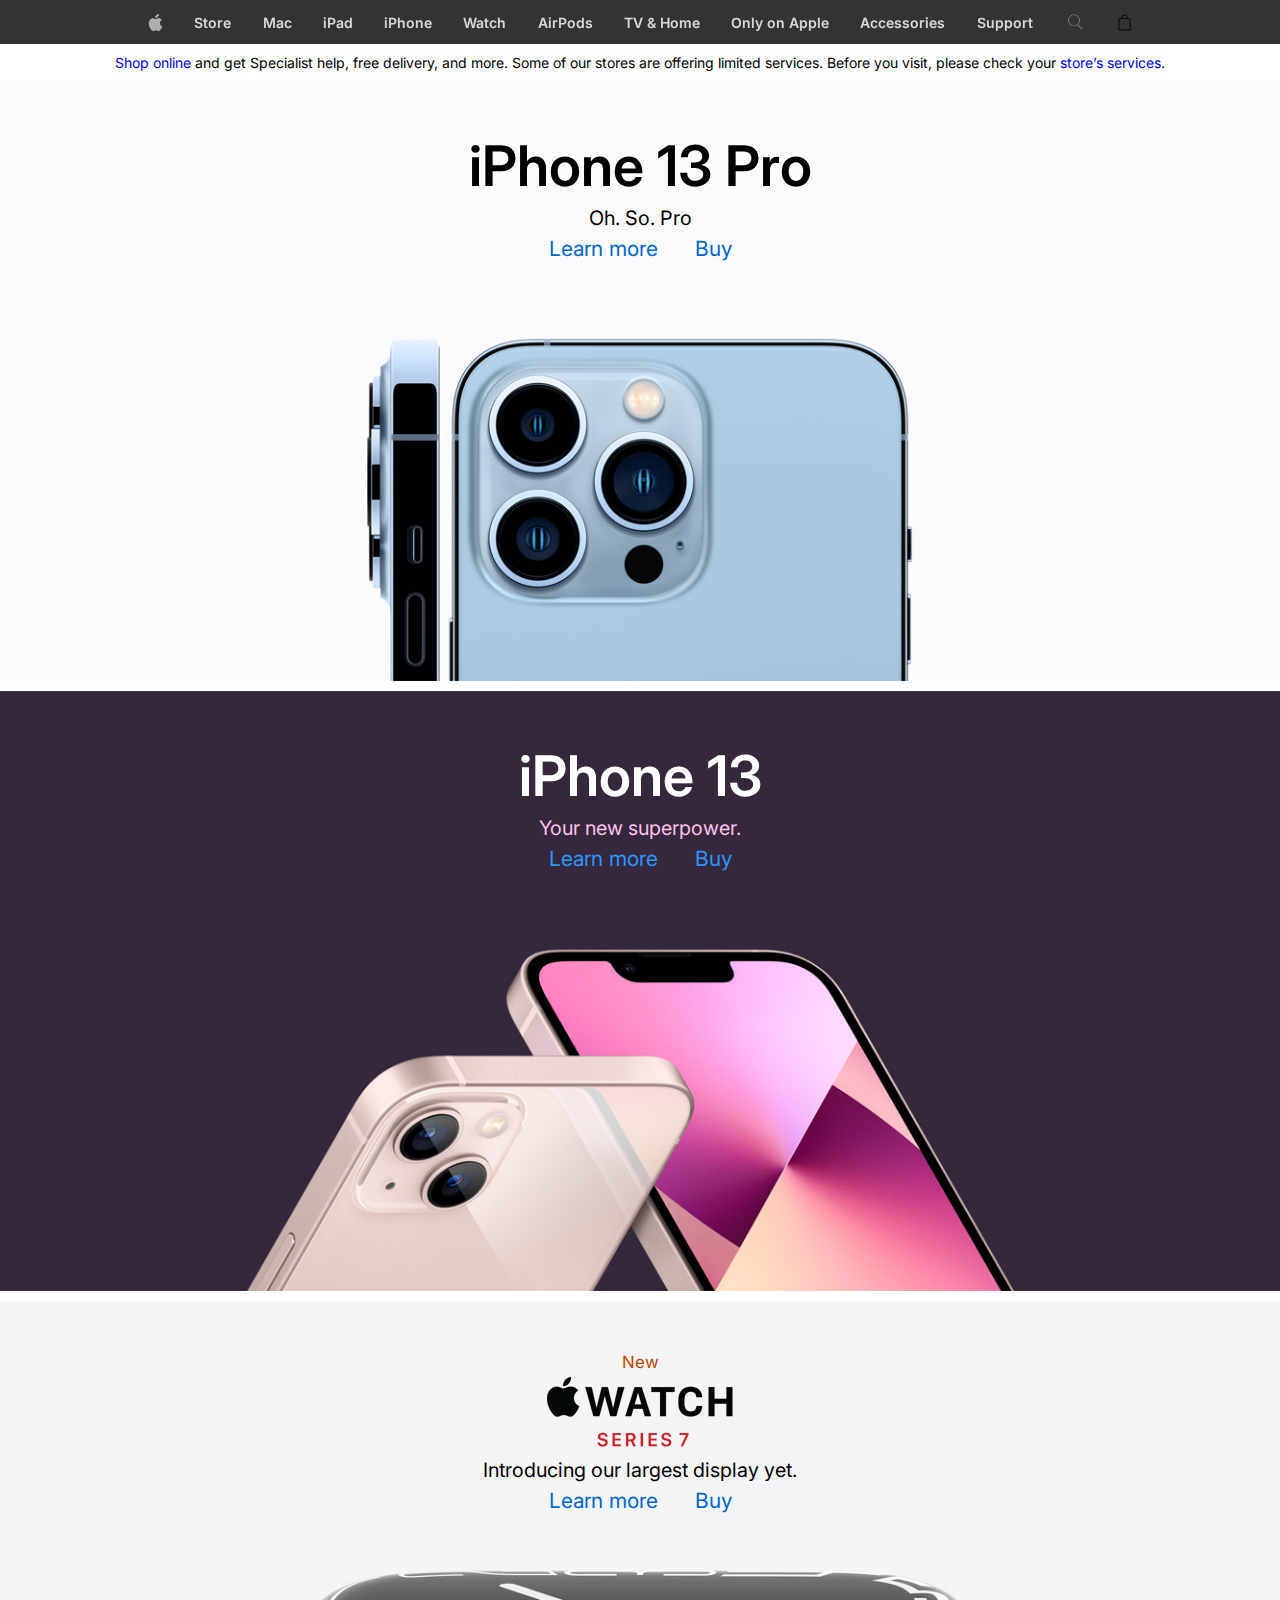
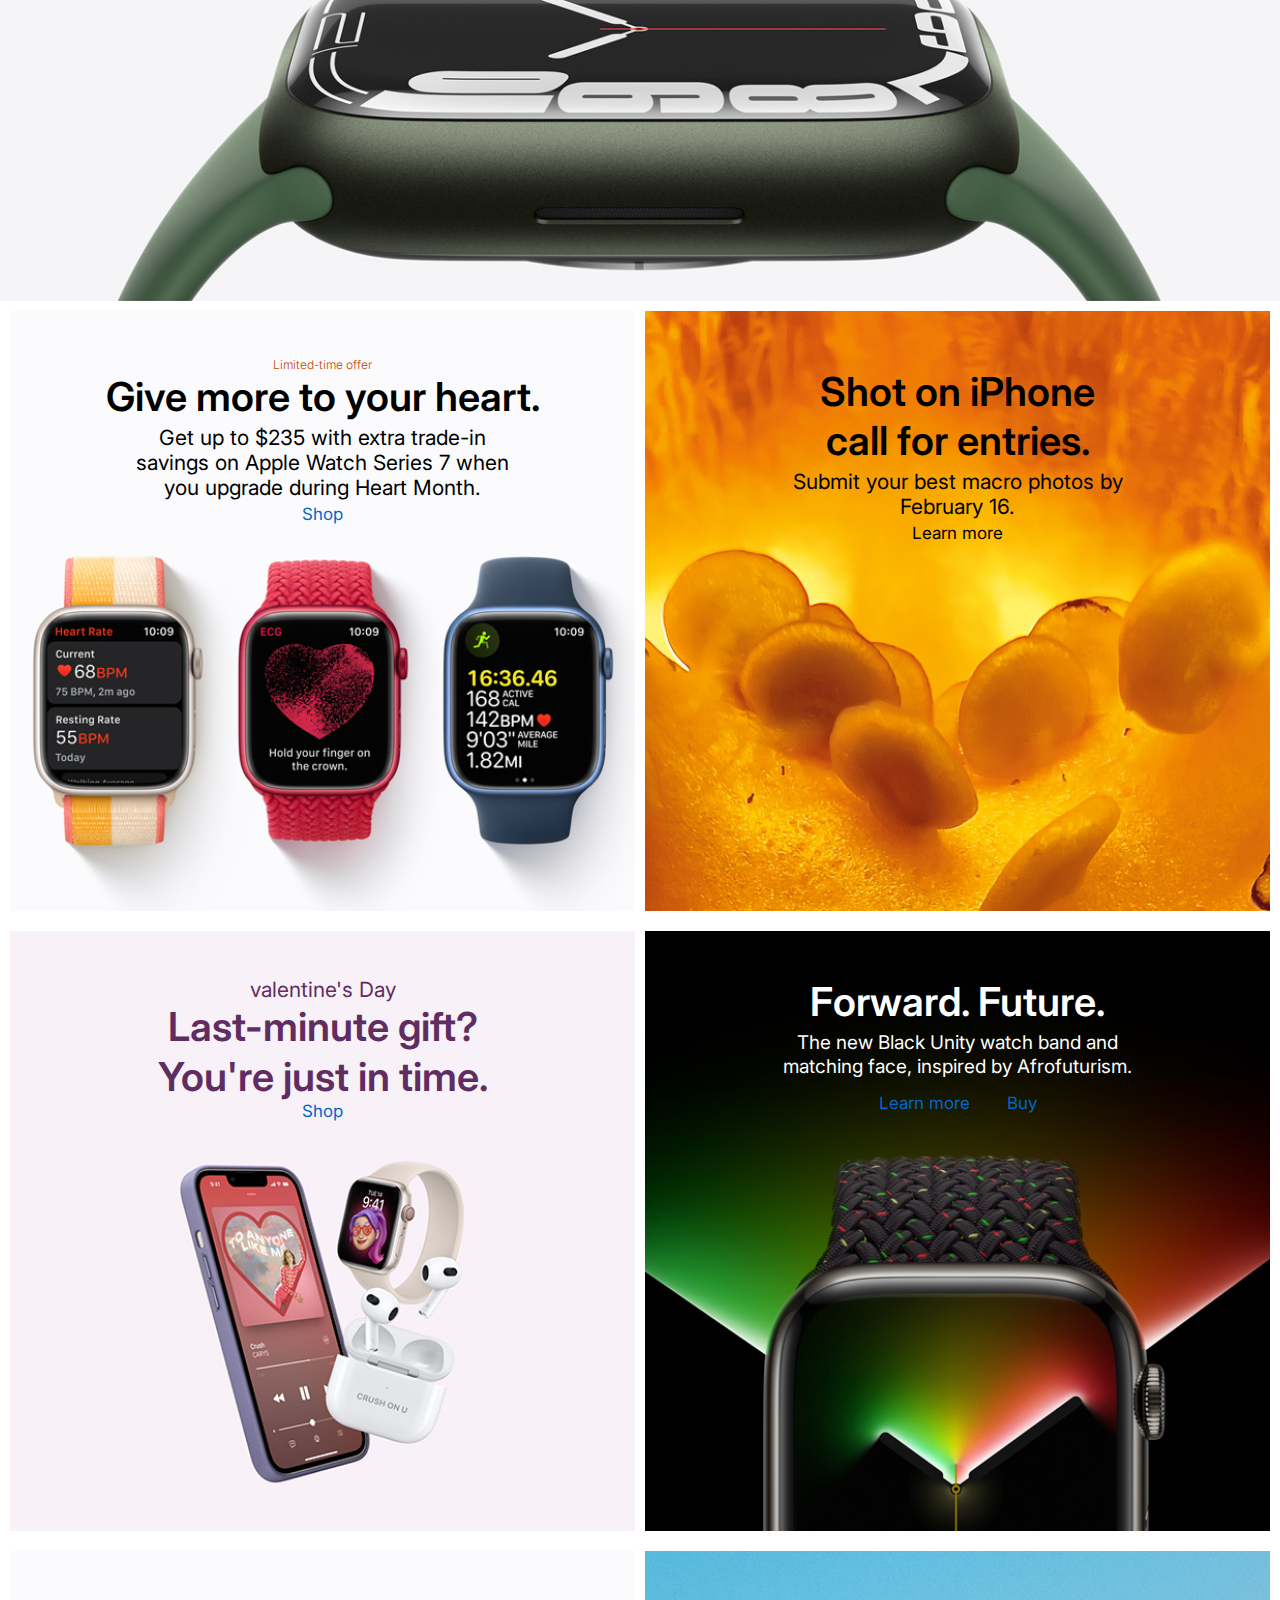
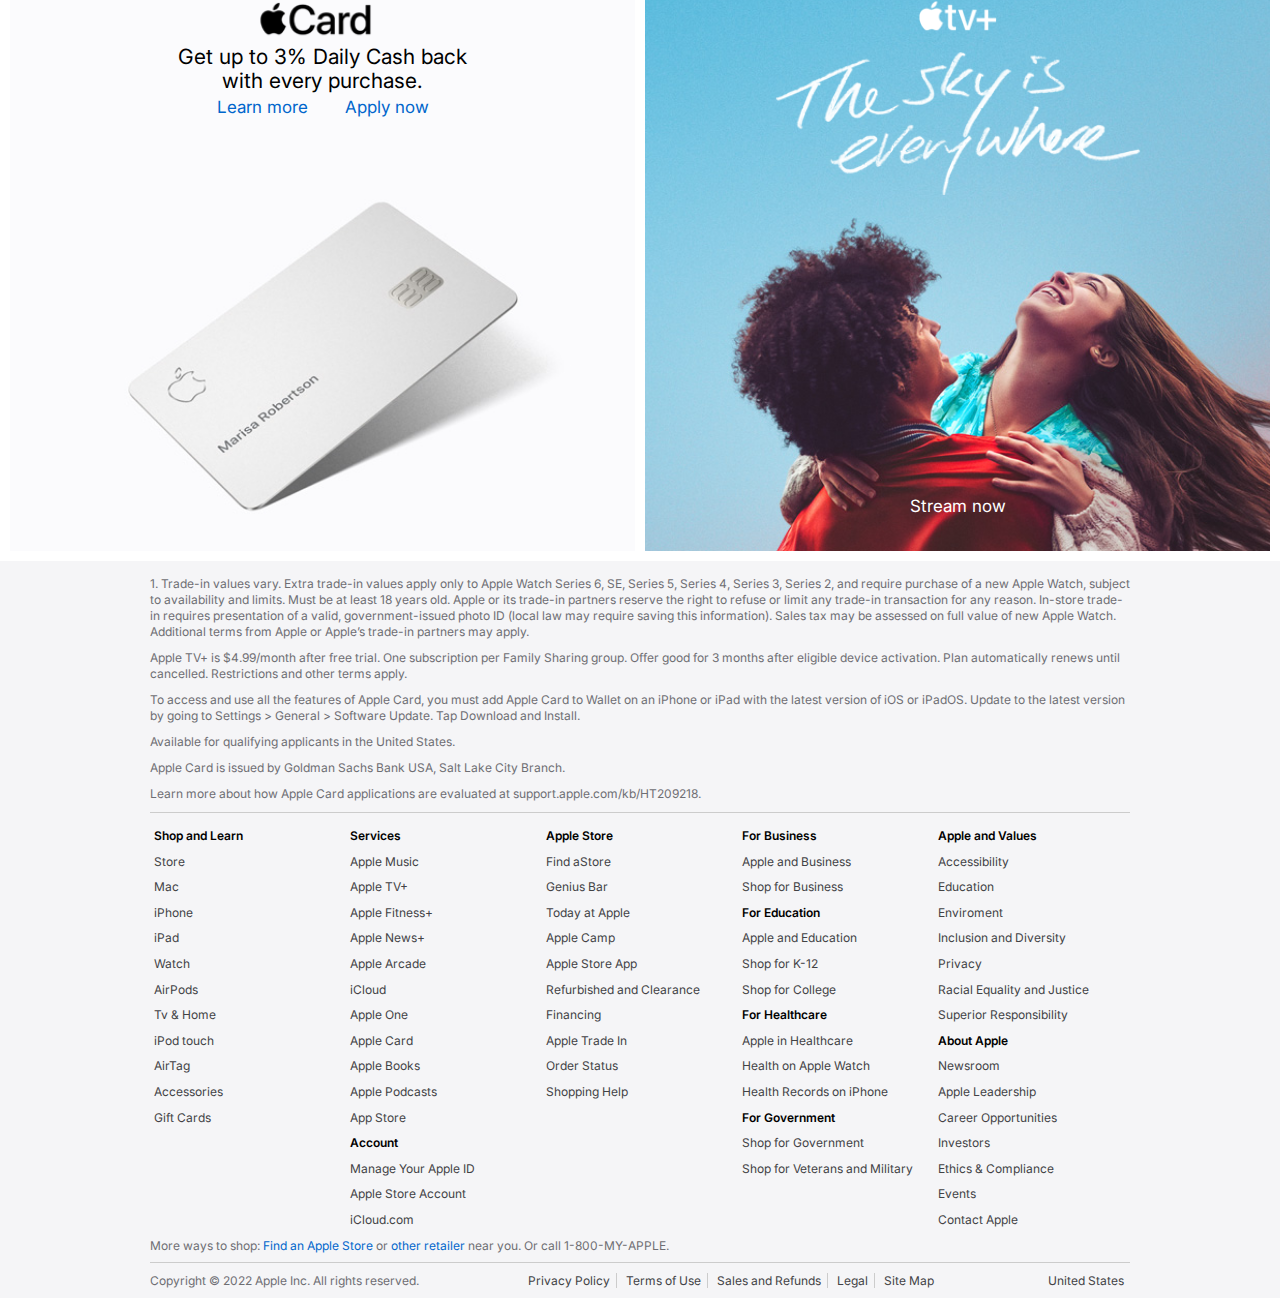
<file: bootstrap/index.html>
<!DOCTYPE html>
<html lang="en">

<head>
    <meta charset="UTF-8">
    <meta http-equiv="X-UA-Compatible" content="IE=edge">
    <meta name="viewport" content="width=device-width, initial-scale=1.0">
    <link href="https://cdn.jsdelivr.net/npm/bootstrap@5.0.2/dist/css/bootstrap.min.css" rel="stylesheet"
        integrity="sha384-EVSTQN3/azprG1Anm3QDgpJLIm9Nao0Yz1ztcQTwFspd3yD65VohhpuuCOmLASjC" crossorigin="anonymous">
    <link rel="preconnect" href="https://fonts.googleapis.com">
    <link rel="preconnect" href="https://fonts.gstatic.com" crossorigin>
    <link href="https://fonts.googleapis.com/css2?family=Inter:wght@300;400&display=swap" rel="stylesheet">
    <!--------------------------------- CSS link ------------------------------------------>
    <link rel="stylesheet" href="style.css" type="text/css">
    <title>Apple.com</title>
</head>

<body>

    <div class="iphone-web">
        <div class="nav-container">
            <nav>

                <!-- Mobile Nav -->
                <ul class="mobile-nav">
                    <li>
                        <div class="menu-icon-container">
                            <div class="menu-icon">
                                <span class="line-1"></span>
                                <span class="line-2"></span>
                            </div>
                        </div>
                    </li>

                    <li>
                        <a href="index.html" class="link-logo"></a>
                    </li>

                    <li>
                        <a href="#" class="link-bag"></a>
                    </li>
                </ul>

                <!-- Desktop Nav -->
                <ul class="desktop-nav">
                    <li>
                        <a href="index.html" class="link-logo"></a>
                    </li>

                    <li>
                        <a href="store.html">Store</a>
                    </li>

                    <li>
                        <a href="#">Mac</a>
                    </li>

                    <li>
                        <a href="#">iPad</a>
                    </li>

                    <li>
                        <a href="#">iPhone</a>
                    </li>

                    <li>
                        <a href="#">Watch</a>
                    </li>

                    <li>
                        <a href="#">AirPods</a>
                    </li>

                    <li>
                        <a href="#">TV & Home</a>
                    </li>

                    <li>
                        <a href="#">Only on Apple</a>
                    </li>

                    <li>
                        <a href="#">Accessories</a>
                    </li>

                    <li>
                        <a href="#">Support</a>
                    </li>

                    <li>
                        <a href="#" class="link-search"></a>
                    </li>

                    <li>
                        <a href="#" class="link-bag"></a>
                    </li>
                </ul>
            </nav>
            <!-- End of navigation items -->

            <!-- Search Bar Desktop -->
            <div class="search-container hide">
                <div class="link-search"></div>
                <div class="search-bar">
                    <form action="">
                        <input type="text" placeholder="Search apple.com">
                    </form>
                </div>

                <div class="link-close"></div>

                <div class="quick-links">
                    <h2>Quick Links</h2>
                    <ul>
                        <li>
                            <a href="#">Visiting an Apple Store FAQ</a>
                        </li>

                        <li>
                            <a href="#">AirPods</a>
                        </li>

                        <li>
                            <a href="#">AirTag</a>
                        </li>

                        <li>
                            <a href="#">AppleCare+</a>
                        </li>

                        <li>
                            <a href="#">Gift Cards</a>
                        </li>
                    </ul>
                </div>
            </div>

            <!-- Mobile Search Container -->
            <div class="mobile-search-container">
                <div class="link-search"></div>
                <div class="search-bar">
                    <form action="">
                        <input type="text" placeholder="Search apple.com">
                    </form>
                </div>

                <span class="cancel-btn">Cancel</span>

                <div class="quick-links">
                    <h2>Quick Links</h2>
                    <ul>
                        <li>
                            <a href="#">Visiting an Apple Store FAQ</a>
                        </li>

                        <li>
                            <a href="#">AirPods</a>
                        </li>

                        <li>
                            <a href="#">AirTag</a>
                        </li>

                        <li>
                            <a href="#">AppleCare+</a>
                        </li>

                        <li>
                            <a href="#">Gift Cards</a>
                        </li>
                    </ul>
                </div>
            </div>


        </div>
        <!--------------- Overlay Class ---------------->
        <div class="overlay"></div>
    </div>

    <div class="main-content">
        <div class="section-content container-fluid bg-light">
            <span><a href="#">Shop online</a> and get Specialist help, free delivery, and more. Some of our stores are
                offering limited services. Before you visit, please check your <a href="#">store’s services</a>.
            </span>
        </div>


        <!-- The first div = Oh.So.Pro.  -->
        <div class="so-pro container-fluid">
            <div class="headline">
                <h2>iPhone 13 Pro</h2>
                <h3>Oh. So. Pro</h3>
                <div class="links">
                    <a href="#" class="learn-more">Learn more</a>
                    <a href="#">Buy</a>
                </div>
            </div>
        </div>

        <!-- Superpower COntainer -->
        <div class="superpower container-fluid">
            <div class="headline">
                <h2>iPhone 13</h2>
                <h3>Your new superpower.</h3>
                <div class="links">
                    <a href="#" class="learn-more">Learn more</a>
                    <a href="#">Buy</a>
                </div>
            </div>
        </div>

        <!-- Watch Container -->
        <div class="watch container-fluid">
            <div class="headline">
                <span>New</span>
                <h2></h2>
                <h3>Introducing our largest display yet.</h3>
                <div class="links">
                    <a href="#" class="learn-more">Learn more</a>
                    <a href="#">Buy</a>
                </div>
            </div>
        </div>

        <!-- Sub Sections 1 -->
        <div class="sub-sections">
            <div class="offers">
                <div class="headline">
                    <span>Limited-time offer</span>
                    <h4>Give more to your heart.</h4>
                    <h5>Get up to $235 with extra trade-in savings on Apple Watch Series 7 when you upgrade during Heart
                        Month.</h5>
                    <a href="#">Shop</a>
                </div>
            </div>

            <div class="photos">
                <div class="headline">
                    <h4>Shot on iPhone call for entries.</h4>
                    <h5>Submit your best macro photos by February 16.</h5>
                    <a href="#">Learn more</a>
                </div>
            </div>
        </div>

        <!-- Sub Sections 2 -->
        <div class="sub-sections">
            <div class="valentine">
                <div class="headline">
                    <h5>valentine's Day</h5>
                    <h4>Last-minute gift?</h4>
                    <h4>You're just in time.</h4>
                    <a href="#">Shop</a>
                </div>
            </div>

            <div class="forward">
                <div class="headline">
                    <h4>Forward. Future.</h4>
                    <h5>The new Black Unity watch band and matching face, inspired by Afrofuturism.</h5>
                    <div class="links">
                        <a href="#" class="learn-more">Learn more</a>
                        <a href="#">Buy</a>
                    </div>
                </div>
            </div>
        </div>

        <!-- Sub Section 3 -->
        <div class="sub-sections">
            <div class="cards">
                <div class="headline">
                    <h4></h4>
                    <h5>Get up to 3% Daily Cash back with every purchase.</h5>
                    <div class="links">
                        <a href="#" class="learn-more">Learn more</a>
                        <a href="#">Apply now</a>
                    </div>
                </div>
            </div>

            <div class="sky">
                <div class="headline">
                    <h4></h4>
                    <h5></h5>
                    <div class="links">
                        <a href="#">Stream now</a>
                    </div>
                </div>
            </div>
        </div>

        <!-- Footer of home page -->

        <footer class="container-fluid bg-light">
            <div class="foot">
                <div class="footer-p">
                    <p>
                        1. Trade-in values vary. Extra trade-in values apply only to Apple Watch Series 6, SE, Series 5,
                        Series 4, Series 3, Series 2, and require purchase of a new Apple Watch, subject to availability
                        and limits. Must be at least 18 years old. Apple or its trade-in partners reserve the right to
                        refuse or limit any trade-in transaction for any reason. In-store trade-in requires presentation
                        of a valid, government-issued photo ID (local law may require saving this information). Sales
                        tax may be assessed on full value of new Apple Watch. Additional terms from Apple or Apple’s
                        trade-in partners may apply.
                    </p>

                    <p>
                        Apple TV+ is $4.99/month after free trial. One subscription per Family Sharing group. Offer good
                        for 3 months after eligible device activation. Plan automatically renews until cancelled.
                        Restrictions and other terms apply.
                    </p>

                    <p>
                        To access and use all the features of Apple Card, you must add Apple Card to Wallet on an iPhone
                        or iPad with the latest version of iOS or iPadOS. Update to the latest version by going to
                        Settings > General > Software Update. Tap Download and Install.
                    </p>

                    <p>
                        Available for qualifying applicants in the United States.
                    </p>

                    <p>
                        Apple Card is issued by Goldman Sachs Bank USA, Salt Lake City Branch.
                    </p>

                    <p>
                        Learn more about how Apple Card applications are evaluated at support.apple.com/kb/HT209218.
                    </p>
                </div>


                <div class="list-and-tags">
                    <!-- The Lists Divs Starts Here -->
                    <div class="list">
                        <!-- The Class One -->
                        <div class="one tags">
                            <h3>Shop and Learn</h3>
                            <ul>
                                <li><a href="#">Store</a></li>
                                <li><a href="#">Mac</a></li>
                                <li><a href="#">iPhone</a></li>
                                <li><a href="#">iPad</a></li>
                                <li><a href="#">Watch</a></li>
                                <li><a href="#">AirPods</a></li>
                                <li><a href="#">Tv & Home</a></li>
                                <li><a href="#">iPod touch</a></li>
                                <li><a href="#">AirTag</a></li>
                                <li><a href="#">Accessories</a></li>
                                <li><a href="#">Gift Cards</a></li>
                            </ul>
                        </div>

                        <!-- The Class One -->
                        <div class="two tags">
                            <h3>Services</h3>
                            <ul>
                                <li><a href="#">Apple Music</a></li>
                                <li><a href="#">Apple TV+</a></li>
                                <li><a href="#">Apple Fitness+</a></li>
                                <li><a href="#">Apple News+</a></li>
                                <li><a href="#">Apple Arcade</a></li>
                                <li><a href="#">iCloud</a></li>
                                <li><a href="#">Apple One</a></li>
                                <li><a href="#">Apple Card</a></li>
                                <li><a href="#">Apple Books</a></li>
                                <li><a href="#">Apple Podcasts</a></li>
                                <li><a href="#">App Store</a></li>
                            </ul>

                            <h3>Account</h3>
                            <ul>
                                <li><a href="#">Manage Your Apple ID</a></li>
                                <li><a href="#">Apple Store Account</a></li>
                                <li><a href="#">iCloud.com</a></li>
                            </ul>
                        </div>

                        <!-- Third Class -->
                        <div class="three tags">
                            <h3>Apple Store</h3>
                            <ul>
                                <li><a href="#">Find aStore</a></li>
                                <li><a href="#">Genius Bar</a></li>
                                <li><a href="#">Today at Apple</a></li>
                                <li><a href="#">Apple Camp</a></li>
                                <li><a href="#">Apple Store App</a></li>
                                <li><a href="#">Refurbished and Clearance</a></li>
                                <li><a href="#">Financing</a></li>
                                <li><a href="#">Apple Trade In</a></li>
                                <li><a href="#">Order Status</a></li>
                                <li><a href="#">Shopping Help</a></li>
                            </ul>
                        </div>

                        <!-- The Forth Class -->
                        <div class="forth tags">
                            <h3>For Business</h3>
                            <ul>
                                <li><a href="#">Apple and Business</a></li>
                                <li><a href="#">Shop for Business</a></li>
                            </ul>

                            <h3>For Education</h3>
                            <ul>
                                <li><a href="#">Apple and Education</a></li>
                                <li><a href="#">Shop for K-12</a></li>
                                <li><a href="#">Shop for College</a></li>
                            </ul>

                            <h3>For Healthcare</h3>
                            <ul>
                                <li><a href="#">Apple in Healthcare</a></li>
                                <li><a href="#">Health on Apple Watch</a></li>
                                <li><a href="#">Health Records on iPhone</a></li>
                            </ul>

                            <h3>For Government</h3>
                            <ul>
                                <li><a href="#">Shop for Government</a></li>
                                <li><a href="#">Shop for Veterans and Military</a></li>
                            </ul>
                        </div>

                        <!-- The fifth Class -->
                        <div class="three tags">
                            <h3>Apple and Values </h3>
                            <ul>
                                <li><a href="#">Accessibility</a></li>
                                <li><a href="#">Education</a></li>
                                <li><a href="#">Enviroment</a></li>
                                <li><a href="#">Inclusion and Diversity </a></li>
                                <li><a href="#">Privacy</a></li>
                                <li><a href="#">Racial Equality and Justice</a></li>
                                <li><a href="#">Superior Responsibility</a></li>
                            </ul>

                            <h3>About Apple </h3>
                            <ul>
                                <li><a href="#">Newsroom</a></li>
                                <li><a href="#">Apple Leadership</a></li>
                                <li><a href="#">Career Opportunities</a></li>
                                <li><a href="#">Investors</a></li>
                                <li><a href="#">Ethics & Compliance</a></li>
                                <li><a href="#">Events</a></li>
                                <li><a href="#">Contact Apple</a></li>
                            </ul>
                        </div>

                    </div>


                    <!-- 2nd list -->
                    <div class="list-2">
                        <div class="res">
                            <div class="container mt-3">
                                <a href="#shop-and-learn" class="responsive" data-bs-toggle="collapse"><h3>Shop and Learn</h3></a>
                                <div id="shop-and-learn" class="collapse">
                                    <ul>
                                        <li><a href="#">Store</a></li>
                                        <li><a href="#">Mac</a></li>
                                        <li><a href="#">iPhone</a></li>
                                        <li><a href="#">iPad</a></li>
                                        <li><a href="#">Watch</a></li>
                                        <li><a href="#">AirPods</a></li>
                                        <li><a href="#">Tv & Home</a></li>
                                        <li><a href="#">iPod touch</a></li>
                                        <li><a href="#">AirTag</a></li>
                                        <li><a href="#">Accessories</a></li>
                                        <li><a href="#">Gift Cards</a></li>
                                    </ul>
                                </div>
                              </div>

                            <div class="container mt-3">
                                <a href="#services" class="responsive" data-bs-toggle="collapse"><h3>Services</h3></a>
                                <div id="services" class="collapse">
                                    <ul>
                                        <li><a href="#">Apple Music</a></li>
                                        <li><a href="#">Apple TV+</a></li>
                                        <li><a href="#">Apple Fitness+</a></li>
                                        <li><a href="#">Apple News+</a></li>
                                        <li><a href="#">Apple Arcade</a></li>
                                        <li><a href="#">iCloud</a></li>
                                        <li><a href="#">Apple One</a></li>
                                        <li><a href="#">Apple Card</a></li>
                                        <li><a href="#">Apple Books</a></li>
                                        <li><a href="#">Apple Podcasts</a></li>
                                        <li><a href="#">App Store</a></li>
                                    </ul>
                                </div>
                              </div>

                              <div class="container mt-3">
                                <a href="#account" class="responsive" data-bs-toggle="collapse"><h3>Account</h3></a>
                                <div id="account" class="collapse">
                                    <ul>
                                        <li><a href="#">Manage Your Apple ID</a></li>
                                        <li><a href="#">Apple Store Account</a></li>
                                        <li><a href="#">iCloud.com</a></li>
                                    </ul>
                                </div>
                              </div>

                              <div class="container mt-3">
                                <a href="#apple-store" class="responsive" data-bs-toggle="collapse"><h3>App Store</h3></a>
                                <div id="apple-store" class="collapse">
                                    <ul>
                                        <li><a href="#">Find aStore</a></li>
                                        <li><a href="#">Genius Bar</a></li>
                                        <li><a href="#">Today at Apple</a></li>
                                        <li><a href="#">Apple Camp</a></li>
                                        <li><a href="#">Apple Store App</a></li>
                                        <li><a href="#">Refurbished and Clearance</a></li>
                                        <li><a href="#">Financing</a></li>
                                        <li><a href="#">Apple Trade In</a></li>
                                        <li><a href="#">Order Status</a></li>
                                        <li><a href="#">Shopping Help</a></li>
                                    </ul>
                                </div>
                              </div>

                              <div class="container mt-3">
                                <a href="#business" class="responsive" data-bs-toggle="collapse"><h3>For Business</h3></a>
                                <div id="business" class="collapse">
                                    <ul>
                                        <li><a href="#">Apple and Business</a></li>
                                        <li><a href="#">Shop for Business</a></li>
                                    </ul>
                                </div>
                              </div>

                              <div class="container mt-3">
                                <a href="#education" class="responsive" data-bs-toggle="collapse"><h3>For Education</h3></a>
                                <div id="education" class="collapse">
                                    <ul>
                                        <li><a href="#">Apple and Education</a></li>
                                        <li><a href="#">Shop for K-12</a></li>
                                        <li><a href="#">Shop for College</a></li>
                                    </ul>        
                                </div>
                              </div>

                              <div class="container mt-3">
                                <a href="#health" class="responsive" data-bs-toggle="collapse"><h3>For Healthcare</h3></a>
                                <div id="health" class="collapse">
                                    <ul>
                                        <li><a href="#">Apple in Healthcare</a></li>
                                        <li><a href="#">Health on Apple Watch</a></li>
                                        <li><a href="#">Health Records on iPhone</a></li>
                                    </ul>
                                </div>
                              </div>

                              <div class="container mt-3">
                                <a href="#gov" class="responsive" data-bs-toggle="collapse"><h3>For Government</h3></a>
                                <div id="gov" class="collapse">
                                    <ul>
                                        <li><a href="#">Shop for Government</a></li>
                                        <li><a href="#">Shop for Veterans and Military</a></li>
                                    </ul>
                                </div>
                              </div>

                              <div class="container mt-3">
                                <a href="#value" class="responsive" data-bs-toggle="collapse"><h3>Apple Values</h3></a>
                                <div id="value" class="collapse">
                                    <ul>
                                        <li><a href="#">Accessibility</a></li>
                                        <li><a href="#">Education</a></li>
                                        <li><a href="#">Enviroment</a></li>
                                        <li><a href="#">Inclusion and Diversity </a></li>
                                        <li><a href="#">Privacy</a></li>
                                        <li><a href="#">Racial Equality and Justice</a></li>
                                        <li><a href="#">Superior Responsibility</a></li>
                                    </ul>
                                </div>
                              </div>

                              <div class="container mt-3">
                                <a href="#about" class="responsive" data-bs-toggle="collapse"><h3>About Apple</h3></a>
                                <div id="about" class="collapse">
                                    <ul>
                                        <li><a href="#">Newsroom</a></li>
                                        <li><a href="#">Apple Leadership</a></li>
                                        <li><a href="#">Career Opportunities</a></li>
                                        <li><a href="#">Investors</a></li>
                                        <li><a href="#">Ethics & Compliance</a></li>
                                        <li><a href="#">Events</a></li>
                                        <li><a href="#">Contact Apple</a></li>
                                    </ul>
                                </div>
                              </div>

                        </div>
                    </div>

                     
                </div>

                <div class="ways">
                    <div class="find">
                        <p>
                            More ways to shop: <a href="#">Find an Apple Store</a> or <a href="#">other retailer</a>
                            near you. Or call 1-800-MY-APPLE.
                        </p>
                    </div>

                    <div class="copy-right">
                        <p>Copyright © 2022 Apple Inc. All rights reserved.</p>

                        <div class="anchor">
                            <a href="#" class="right">Privacy Policy</a>
                            <a href="#" class="right">Terms of Use</a>
                            <a href="#" class="right">Sales and Refunds</a>
                            <a href="#" class="right">Legal</a>
                            <a href="#">Site Map</a>
                        </div>

                        <a href="#" id="last">United States</a>
                    </div>
                </div>
            </div>


        </footer>
    </div>











    <!---------------------------------------- Script Here ----------------------------------------------->
    <script src="https://cdn.jsdelivr.net/npm/bootstrap@5.0.2/dist/js/bootstrap.bundle.min.js"
        crossorigin="anonymous"></script>

    <!---------------------------------------- MAIN SCRIPT  ---------------------------------------------->
    <script src="main.js"></script>
</body>

</html>
</file>
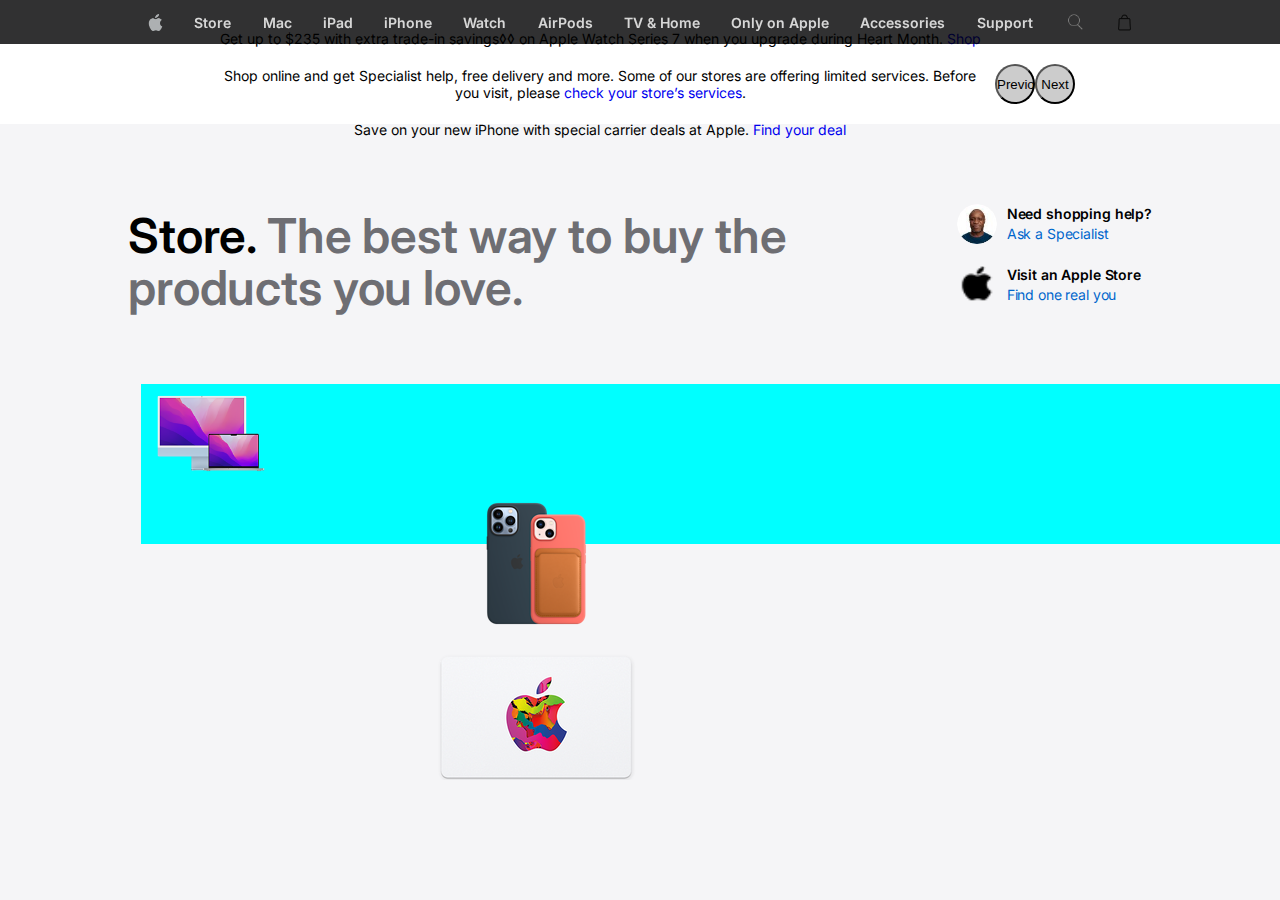
<file: bootstrap/store.html>
<!DOCTYPE html>
<html lang="en">

<head>
    <meta charset="UTF-8">
    <meta http-equiv="X-UA-Compatible" content="IE=edge">
    <meta name="viewport" content="width=device-width, initial-scale=1.0">
    <link href="https://cdn.jsdelivr.net/npm/bootstrap@5.0.2/dist/css/bootstrap.min.css" rel="stylesheet"
        integrity="sha384-EVSTQN3/azprG1Anm3QDgpJLIm9Nao0Yz1ztcQTwFspd3yD65VohhpuuCOmLASjC" crossorigin="anonymous">
    <link rel="preconnect" href="https://fonts.googleapis.com">
    <link rel="preconnect" href="https://fonts.gstatic.com" crossorigin>
    <link href="https://fonts.googleapis.com/css2?family=Inter:wght@300;400&display=swap" rel="stylesheet">
    <!--------------------------------- CSS link ------------------------------------------>
    <link rel="stylesheet" href="style.css" type="text/css">
    <link rel="stylesheet" href="store.css" type="text/css">
    <title>Apple.com</title>
</head>

<body>

    <div class="iphone-web">
        <div class="nav-container">
            <nav>

                <!-- Mobile Nav -->
                <ul class="mobile-nav">
                    <li>
                        <div class="menu-icon-container">
                            <div class="menu-icon">
                                <span class="line-1"></span>
                                <span class="line-2"></span>
                            </div>
                        </div>
                    </li>

                    <li>
                        <a href="index.html" class="link-logo"></a>
                    </li>

                    <li>
                        <a href="#" class="link-bag"></a>
                    </li>
                </ul>

                <!-- Desktop Nav -->
                <ul class="desktop-nav">
                    <li>
                        <a href="index.html" class="link-logo"></a>
                    </li>

                    <li>
                        <a href="store.html">Store</a>
                    </li>

                    <li>
                        <a href="#">Mac</a>
                    </li>

                    <li>
                        <a href="#">iPad</a>
                    </li>

                    <li>
                        <a href="#">iPhone</a>
                    </li>

                    <li>
                        <a href="#">Watch</a>
                    </li>

                    <li>
                        <a href="#">AirPods</a>
                    </li>

                    <li>
                        <a href="#">TV & Home</a>
                    </li>

                    <li>
                        <a href="#">Only on Apple</a>
                    </li>

                    <li>
                        <a href="#">Accessories</a>
                    </li>

                    <li>
                        <a href="#">Support</a>
                    </li>

                    <li>
                        <a href="#" class="link-search"></a>
                    </li>

                    <li>
                        <a href="#" class="link-bag"></a>
                    </li>
                </ul>
            </nav>
            <!-- End of navigation items -->

            <!-- Search Bar Desktop -->
            <div class="search-container hide">
                <div class="link-search"></div>
                <div class="search-bar">
                    <form action="">
                        <input type="text" placeholder="Search apple.com">
                    </form>
                </div>

                <div class="link-close"></div>

                <div class="quick-links">
                    <h2>Quick Links</h2>
                    <ul>
                        <li>
                            <a href="#">Visiting an Apple Store FAQ</a>
                        </li>

                        <li>
                            <a href="#">AirPods</a>
                        </li>

                        <li>
                            <a href="#">AirTag</a>
                        </li>

                        <li>
                            <a href="#">AppleCare+</a>
                        </li>

                        <li>
                            <a href="#">Gift Cards</a>
                        </li>
                    </ul>
                </div>
            </div>

            <!-- Mobile Search Container -->
            <div class="mobile-search-container">
                <div class="link-search"></div>
                <div class="search-bar">
                    <form action="">
                        <input type="text" placeholder="Search apple.com">
                    </form>
                </div>

                <span class="cancel-btn">Cancel</span>

                <div class="quick-links">
                    <h2>Quick Links</h2>
                    <ul>
                        <li>
                            <a href="#">Visiting an Apple Store FAQ</a>
                        </li>

                        <li>
                            <a href="#">AirPods</a>
                        </li>

                        <li>
                            <a href="#">AirTag</a>
                        </li>

                        <li>
                            <a href="#">AppleCare+</a>
                        </li>

                        <li>
                            <a href="#">Gift Cards</a>
                        </li>
                    </ul>
                </div>
            </div>


        </div>
        <!--------------- Overlay Class ---------------->
        <div class="overlay"></div>
    </div>

    <div class="main-content container-fluid bg-light">
        <div class="section-content container-fluid">
            <div id="carouselExampleControls" class="carousel slide" data-bs-ride="carousel">
                <div class="carousel-inner">
                    <div class="carousel-item active">
                        <p class="d-block w-100">Get up to $235 with extra trade-in savings◊◊ on Apple Watch Series 7
                            when you upgrade during Heart Month. <a href="#">Shop</a></p>
                    </div>
                    <div class="carousel-item">
                        <p class="d-block w-100">Shop online and get Specialist help, free delivery and more. Some of
                            our stores are offering limited services.
                            Before you visit, please <a href="#">check your store’s services</a>.</p>
                    </div>
                    <div class="carousel-item">
                        <p class="d-block w-100">Save on your new iPhone with special carrier deals at Apple. <a
                                href="#">Find your deal</a></p>
                    </div>
                </div>
            </div>
            <button class="carousel-control-prev" type="button" data-bs-target="#carouselExampleControls"
                data-bs-slide="prev">
                <span class="carousel-control-prev-icon" aria-hidden="true"></span>
                <span class="visually-hidden">Previous</span>
            </button>
            <button class="carousel-control-next" type="button" data-bs-target="#carouselExampleControls"
                data-bs-slide="next">
                <span class="carousel-control-next-icon" aria-hidden="true"></span>
                <span class="visually-hidden">Next</span>
            </button>
        </div>

        <div class="container-fluid store-2nd">
            <div class="sub-header">
                <div class="heading">

                    <div class="grey"><span>Store.</span> The best way to buy the products you love.</div>
                </div>

                <div class="generic">
                    <div class="help">
                        <a href="#"><img src="./gallery/generic-logo.jpeg"></a>

                        <div class="sen">
                            <p>Need shopping help?</p>
                            <a href="#">Ask a Specialist</a>
                        </div>

                    </div>

                    <div class="visit">
                        <a href="#"><img src="./gallery/icons8-apple-logo-24.png"></a>

                        <div class="sen">
                            <p>Visit an Apple Store</p>
                            <a href="#">Find one real you<i class="fal fa-angle-right"></i></a>
                        </div>

                    </div>
                </div>
            </div>
        </div>

        <div class="container-fluid store-3rd">
            <div class="third-slide">
                <div id="third" class="carousel slide" data-bs-ride="carousel">
                    <div class="carousel-inner">
                        <div class="carousel-item lets active">
                            <div>
                                <img src="./gallery/store-third/1.png">
                                
                            </div>
                        </div>
                        <div class="carousel-item ">
                            <img src="./gallery/store-third/9.png">
                        </div>
                        <div class="carousel-item ">
                            <img src="./gallery/store-third/10.png">
                        </div>
                    </div>
                </div>



            </div>
        </div>

    </div>












    <!---------------------------------------- Script Here ----------------------------------------------->
    <script src="https://cdn.jsdelivr.net/npm/bootstrap@5.0.2/dist/js/bootstrap.bundle.min.js"
        crossorigin="anonymous"></script>

    <!---------------------------------------- MAIN SCRIPT  ---------------------------------------------->
    <script src="main.js"></script>
</body>

</html>
</file>
<file: bootstrap/style.css>
*,
*::after,
*::before{
    margin: 0 !important; 
    padding: 0 !important;
    box-sizing: border-box !important;
}

body{
    width: 100%;
    font-family: "inter" , sans-serif !important;
    font-weight: 300 !important;
    overflow-y: scroll;
    font-size: 17px;
}

/*  Desktop Nav  */

.nav-container {
    background: #000000CC;
    height: 44px;
    z-index: 300;
    position: fixed;
    left: 0;
    right: 0;
    top: 0;
}

.nav-container nav{
    width: 1000px;
    margin: 0 auto !important;
    padding: 0 8px !important;
    height: 100%;
}

nav .desktop-nav{
    display: flex;
    justify-content: space-between;
    align-items: center;
    list-style: none;
}

nav .desktop-nav li a{
    color: #fff;
    text-decoration: none;
    font-size: 14px;
    font-weight: 600;
    opacity: 0.8;
    transition: opacity 400ms;
}

nav .desktop-nav li a:hover{
    opacity: 1;
}

.link-logo{
    background: url('gallery/apple-logo.png');
    display: block;
    background-position: center;
    height: 44px;
    background-size: 17px;
    width: 15px;
    background-repeat: no-repeat;
}

.link-search{
    background: url('gallery/search-icon.png');
    display: block;
    background-position: center;
    height: 44px;
    background-size: 22px;
    width: 22px;
    background-repeat: no-repeat;
}

.link-bag{
    background: url('gallery/bag-icon.png');
    display: block;
    background-position: center;
    height: 44px;
    background-size: 17px;
    width: 15px;
    background-repeat: no-repeat;
}

.link-close{
    background: url('gallery/close-icon.png');
    display: block;
    background-position: center;
    height: 44px;
    background-size: 24px;
    width: 15px;
    background-repeat: no-repeat;
}

/* Search Container */

.search-container.hide{
    opacity: 0;
    pointer-events: none;
}

.search-container {
    width: 60%;
    margin: 0 auto !important;
    padding: 0 42px !important;
    position: fixed;
    top: 0;
    left: 0;
    right: 0;
    z-index: 200;
}

.search-container .link-search{
    position: absolute;
    left: 12px;
    opacity: 0.5;
}

.search-container .link-close{
    position: absolute;
    top: 0;
    right: 12px;
    opacity: 0.5;
    cursor: pointer;
    transition: all 400ms;
}

.search-container .link-close:hover{
    opacity: 1;
}

.search-container form{
    width: 100%;
    margin: 0 auto !important;
}

.search-container form input{
    width: 100%;
    height: 44px;
    background: transparent;
    border: 0;
    outline: none;
    color: #fff;
    font-family: "inter" , sans-serif;
    font-size: 17px;
}

/* Overlay */

.overlay.show{
    position: fixed;
    background: rgba(0, 0, 0, 0.48);
    width: 100%;
    height: 100vh;
    left: 0;
    top: 0;
    z-index: 100;
}

.search-container .quick-links{
    background: #fff;
    position: absolute;
    left: 0;
    right: 0;
    padding: 16px 8px !important;
    border-radius: 0 0 16px 16px;
}

.search-container .quick-links h2{
    text-transform: uppercase;
    font-size: 12px;
    color: #6e6e73;
    margin: 0 32px !important;
    margin-top: 10px !important;
}

.search-container .quick-links ul{
    list-style: none;
    margin-top: 12px !important;
}

.search-container .quick-links ul li a{
    display: inline-block;
    width: 100%;
    padding: 8px 50px !important;
    font-size: 14px;
    color: #1d1d1f;
    text-decoration: none;
    font-weight: 400;
}

.search-container .quick-links ul li a:hover{
    background-color: #f5f5f5;
    color: #2997ff;
}

/* Desktop Nav Animation */

.desktop-nav li{
    transition: all 400ms ease;
}

.desktop-nav.hide li{
    opacity: 0;
    transform: scale(0.8);
    pointer-events: none;
}

/* Overlay Animation */

.overlay {
    transition: all 400ms ease;
}

/* Search Container Animation */

.search-container form,
.search-container .link-search{
    opacity: 1;
    transform: translateX(0);
    transition: all 400ms;
    transition-delay: 300ms;
}

.search-container.hide form,
.search-container.hide .link-search{
    opacity: 0;
    transform: translateX(50px);
}

/* Hidden items */

.mobile-nav,
.mobile-search-container{
    display: none;
}


/* Media Queries */

@media (max-width: 1100px) {
    .nav-container nav{
        width: 100%;
        padding: 0 32px;
    }
    
}

 @media (max-width: 768px) {
     .nav-container .desktop-nav{
         flex-direction: column;
         position: fixed;
         top: 0;
         left: 0;
         width: 100%;
         height: 0vh;
         background: #000;
         justify-content: start;
         overflow: hidden;
         z-index: -1;
         transition: all 1s ease;
     }

     .nav-container.active .desktop-nav{
         height: 100vh;
     }

     .nav-container .desktop-nav li{
         width: 85%;
     }

     .nav-container .desktop-nav li:first-child{
         margin-top: 116px !important;
     }

     .nav-container .desktop-nav .link-logo,
     .nav-container .desktop-nav .link-bag,
     .nav-container .desktop-nav .link-search{
         display: none;
     }

     .nav-container .desktop-nav li a{
         padding: 6px 0 !important;
         display: block;
         border-bottom: 1px solid #616161;
         width: 100%;
         font-size: 17px;
         font-weight: 400;
         transform: translateY(-80px);
         opacity: 0;
         transition: all 700ms ease;
     }

     .nav-container.active .desktop-nav li a{
         transform: translateY(0);
         opacity: 1;
     }

     /* Mobile Nav */

     nav .mobile-nav{
         display: flex;
         width: 100%;
         justify-content: space-between;
         list-style: none;
     }

     nav .menu-icon-container{
         width: 20px;
         height: 44px;
         display: flex;
         align-items: center;
         cursor: pointer;
     }

     nav .menu-icon{
         position: relative;
         width: 100%;
     }

     nav .menu-icon .line-1,
     nav .menu-icon .line-2{
         position: absolute;
         height: 1px;
         width: 100%;
         background: #fff;
         transition: all 400ms ease;
     }

     nav .menu-icon .line-1{
         top: -4px;
     }

     nav .menu-icon .line-2{
         top: 4px;
     }

     .nav-container.active nav .menu-icon-container .menu-icon .line-1{
         top: 0;
         transform: rotateZ(45deg);
     }

     .nav-container.active nav .menu-icon-container .menu-icon .line-2{
        top: 0;
        transform: rotateZ(-45deg);
    }

    /* Search Box */

    .mobile-search-container input{
        width: 100%;
        padding: 12px 36px !important;
        font-family: "inter" , sans-serif;
        font-size: 17px;
        background: #1b1b1b;
        border: 0;
        color: #fff;
        border-radius: 8px;
        outline: none;
    }

    .mobile-search-container{
        position: relative;
        padding: 0 16px !important;
        margin-top: -30px !important;
        border-bottom: 1px solid #616161;
        display: flex;
        padding-bottom: 10px !important;
        align-items: center;
        transform: rotateX(90deg);
        opacity: 1;
        transition: all 600ms ease;
    }

    .nav-container.active .mobile-search-container{
        transform: rotateX(0deg);
        margin-top: 10px !important;
        opacity: 1;
    }

    .mobile-search-container .link-search{
        position: absolute;
        left: 24px;
        opacity: 0.5;
    }

    /* Nav Move Up */

    .nav-container nav.move-up{
        margin-top: -40px !important;
    }

    /* Cancel Button */

    .mobile-search-container .cancel-btn{
        color: #2997ff;
        font-size: 17px;
        font-weight: 400;
        cursor: pointer;
        width: 0px;
        overflow: hidden;
        transition: all 400ms ease;
    }

    .mobile-search-container .search-bar.active + .cancel-btn{
        padding: 0 16px !important;
        width: 74px;
    }

    .mobile-search-container .search-bar{
        flex: 1;
    }
     
    /* Desktop Nav Move Down */

    nav .desktop-nav.move-down li:first-child{
        margin-top: 150px !important;
    }

    nav .desktop-nav.move-down li{
        opacity: 0;
        pointer-events: none;
    }

    /* Quick Links */

    .mobile-search-container .search-bar.active ~ .quick-links{
        top: 80px;
        opacity: 1;
        pointer-events: auto;
        transition-delay: 40ms;
    }

    .mobile-search-container .quick-links{
        position: absolute;
        top: 80px;
        left: 0;
        right: 0;
        padding: 0 32px !important;
        opacity: 0;
        pointer-events: none;
        top: 10px;
        transition: all 400ms ease;
    }

    .mobile-search-container .quick-links ul{
        list-style: none;
    }

    .mobile-search-container .quick-links h2{
        color: #86868b;
        font-size: 12px;
        text-transform: uppercase;
        font-weight: 400;
    }

    .mobile-search-container .quick-links ul li a{
        padding: 16px 0 !important;
        display: inline-block;
        text-decoration: none;
        color: #fff;
        font-size: 14px;
        font-weight: 400;
        border-bottom: 1px solid #616161;
        width: 100%;
    }

    .mobile-search-container .quick-links ul li a:hover{
        color: #2997ff;
    }

    /* Nav Animation */

    .nav-container nav{
        transition: all 400ms ease;
    }
 }
 input,
 div,
 span,
 a{
     -webkit-tap-highlight-color: rgba(0, 0, 0, 0);
 }

 


 /* ------------------------- Main Content ------------------------------------------ */

 .main-content{
     position: relative;
     top: 44px;
 }

 /* The Grey Section */
 .section-content{
     display: flex;
     justify-content: center;
     align-items: center;
     padding: 10px 0 !important;
     font-size: 14px;
     font-weight: 400;
 }

 .section-content a{
     text-decoration: none;
 }
 
 .section-content a:hover{
     text-decoration: underline;
 }

 /* Home Page First Div = SO-Pro*/

 .so-pro{
     background-image: url('./gallery/hero_iphone_13pro__home-page-1-large.jpg');
     background-repeat: no-repeat;
     background-size: cover;
     background-position: center;
     height: 600px;
 }

 .headline{
    display: flex;
    align-items: center;
    flex-direction: column;
    padding-top: 4% !important;
    position: relative;
    width: 100%;
    height: 100%;
}

 .headline h2{
     font-size: 56px;
     font-weight: 600;
     color: #000;
 }

 .headline h3{
     font-weight: 400;
     padding: 6px 0px !important;
     color: #000;
 }

 .headline a{
     font-size: 21px;
     font-weight: 400;
     color: #06c;
     text-decoration: none;
 }

 .headline a:hover{
     text-decoration: underline;
 }

 .learn-more{
    margin-right: 32px !important;
 }

/* Setting the second div of home page = Superpower */

.superpower{
    background-image: url('./gallery/hero_iphone_13__home-page-2-large.jpg');
     background-repeat: no-repeat;
     background-size: cover;
     background-position: center;
     height: 600px;
     margin-top: 10px !important;
}

.superpower .headline h2{
    color: #fff;
}

.superpower .headline h3{
    color: #fec2eb;
}

.superpower .headline a{
    color: #2997ff;
}

/* setting the third div of home page = Watch */

.watch{
    background-image: url('./gallery/hero_watch__home-page-3-large.jpg');
     background-repeat: no-repeat;
     background-size: cover;
     background-position: center;
     height: 600px;
     margin-top: 10px !important;
}

.watch .headline h2{
    background-image: url('./gallery/watch-logo.png');
    background-repeat: no-repeat;
    background-position: center;
    background-size: cover;
    margin: 4px 0px !important;
    height: 72px;
    width: 186px;
}

.watch .headline span{
    color: #bf4800;
    font-weight: 400;
}

/* Sub-section */

.sub-sections{
    display: flex;
    flex-direction: row;
    padding: 10px !important;
}

.sub-sections a{
    font-size: 17px;
}

.sub-sections .headline{
    margin-top: 21px !important;
}

.sub-sections h5{
    font-size: 21px;
    font-weight: 400;
    text-align: center;
}

/* Offers section */

.offers{
    flex: 50%;
    background-image: url('./gallery/promo_watch_heart__home-page-4-large.jpg');
    background-repeat: no-repeat;
    background-size: cover;
    background-position: center;
    height: 600px;
    margin-right: 5px !important;
}

.offers span{
    color: #bf4800;
    font-size: 12px;
}

.offers h4{
    text-align: center;
    max-width: 470px;
    width: 88%;
    font-size: 40px;
    font-weight: 600;
}

.offers h5{
    max-width: 395px;
    margin: 4px 0 !important;
}

/* Photos Section */

.photos{
    flex: 50%;
    background-image: url('./gallery/tile_soip__home-page-5-large.jpg');
    background-repeat: no-repeat;
    background-size: cover;
    background-position: center;
    height: 600px;
    margin-left: 5px !important;
}

.photos a{
    color: #000;
}

.photos h4{
    padding-top: 10px !important;
    max-width: 330px;
    text-align: center;
    font-size: 40px;
    font-weight: 600;
}

.photos h5{
    max-width: 330px;
    text-align: center;
    margin: 4px 0 !important;
}

/* Valentine Section */

.valentine{
    flex: 50%;
    background-image: url('./gallery/promo_vday22__home-page-6-large.jpg');
    background-repeat: no-repeat;
    background-size: cover;
    background-position: center;
    height: 600px;
    margin-right: 5px !important;
}

.valentine h4,
.valentine h5{
    color: #602d62;
}

.valentine h4{
    font-size: 40px;
    font-weight: 600;
    line-height: 3.1rem;
}

.valentine h5{
    font-weight: 400;
}

/* Forward Section */

.forward{
    flex: 50%;
    background-image: url('./gallery/home-page-7-large.jpg');
    background-repeat: no-repeat;
    background-size: cover;
    background-position: center;
    height: 600px;
    margin-left: 5px !important;
}

.forward h4,
.forward h5{
    color: #fff;
}

.forward h4{
    font-size: 40px;
    font-weight: 600;
    line-height: 3.1rem;
    max-width: 470px;
}

.forward h5{
    margin: 4px 0 !important;
    font-size: 19px;
    font-weight: 400;
    max-width: 400px;
    line-height: 1.5rem;
}

.forward .links{
    margin-top: 10px !important;
}

/* Cards Section */
.cards{
    background-image: url('./gallery/home-page-8-large.jpg');
    flex: 50%;
    background-repeat: no-repeat;
    background-size: cover;
    background-position: center;
    height: 600px;
    margin-right: 5px !important;
}

.cards h5{
    max-width: 300px;
    margin: 4px 0 !important;
    font-size: 21px;
    font-weight: 400;
    line-height: 1.5rem;
}

.cards .headline h4{
    background-image: url('./gallery/card-logo-large.png');
    background-repeat: no-repeat;
    background-position: center;
    background-size: cover;
    margin: 4px 0px !important;
    height: 36px;
    width: 130px;
}

/* The 9th Div = Sky class */
.sky{
    flex: 50%;
    background-image: url('./gallery/promo_sky__9_large.jpg');
    background-repeat: no-repeat;
    background-size: cover;
    background-position: center;
    height: 600px;
    margin-left: 5px !important;
}

.sky .headline h4{
    background-image: url('./gallery/sky-logo.png');
    background-repeat: no-repeat;
    background-position: center;
    background-size: cover;
    margin: 4px 0px !important;
    height: 30px;
    width: 78px;
}

.sky .headline h5{
    background-image: url('./gallery/promo_logo_sky__h5-large.png');
    background-repeat: no-repeat;
    background-position: center;
    background-size: cover;
    margin: 16px 0px !important;
    height: 144px;
    width: 366px;
}

.sky .links{
    margin-top: 285px !important;
}

.sky .links a{
    color: #fff;
    text-align: center;
}

/* Footer */

footer{
    font-size: 12px;
    font-weight: 400;
    background-color: #f5f5f7;
    color: #6E6E73;
    display: flex;
    justify-content: center;
    bottom: 0;
}

.foot{
    max-width: 980px;
}

.footer-p{
    margin: 15px 0px !important;
    border-bottom: 1px solid #ccc;
}

.footer-p p{
    margin: 10px 0px !important;
    line-height: 1.33337;
}

/* The Lists */

.list{
    display: flex;
}

.tags{
    flex: 20%;
    margin: 0px 4px !important;
}

.tags ul li {
    list-style: none;
    margin-bottom: 0.8em !important;
    line-height: 1.33337;
}

.tags ul li a{
    color: #424245;
    text-decoration: none;
}

.tags ul li a:hover{
    text-decoration: underline;
}

.list h3{
    color: #000;
    font-size: 12px;
    font-weight: 600;
    line-height: 1.33337;
    margin-bottom: 0.8em !important;
}

/*  Ways of footer */
.ways p{
    margin-bottom: 0.8em !important;
}

.find{
    border-bottom: 1px solid #ccc;
}

.find p a{
    text-decoration: none;
    color: #0066CC;
}

.find p a:hover{
    text-decoration: underline;
}

/* Copy-right Div */

.copy-right{
    display: flex;
    justify-content: space-between;
    margin-top: 10px !important;
}

.copy-right a{
    color: #424245;
    text-decoration: none;
    padding: 0px 6px !important;
}

.copy-right a:hover{
    text-decoration: underline;
}

.right{
    border-right: 1px solid #ccc;
}

/* The 2nd list : displayed on small screens  */

.list-2{
    margin-bottom: 15px !important;
}

.list-2 .collapse ul li{
    padding: 4px 0 !important;
    list-style: none;
    margin-left: 15px !important;
}

.list-2 .collapse ul li a{
    text-decoration: none;
    color: #424245;
}

.list-2 .collapse ul li a:hover{
    text-decoration: underline;
}

.responsive {
    text-decoration: none;
    width: 100%;
}

.responsive h3{
    font-size: 12px;
    color: #424245;
    padding: 6px 0px !important;
    border-bottom: 1px solid #ccc;
    line-height: .8rem;
}

.responsive h3:hover{
    color: #000;
}


/* ----------------------------------------- Media Queries For Main contents -------------------------------------------------- */

@media (min-width: 735px) {
    .list-2{
        display: none;
    }
}


@media (min-width: 735px) and (max-width: 1068px) {
    .section-content span{
        text-align: center;
        max-width: 570px;
    }

    .headline{
        padding-top: 7% !important;
    }

    .headline h2{
        font-size: 48px;
    }

    .headline h3{
        font-size: 24px;
    }

    /* Sub section */

    .sub-sections .headline{
        margin-top: -10px !important;
        max-width: 450px;
    }

    .learn-more{
        margin-right: 30px !important;
     }

     .sky{
        flex: 50%;
        background-image: url('./gallery/promo_sky__9_medium.jpg');
        height: 600px;
    }

    /* footer */

    .foot{
        max-width: 88%;
    }
}

@media (max-width: 734px) {

    /* <!-- The first div = Oh.So.Pro.  --> */
    .so-pro{
        background-image: url('./gallery/hero_iphone_13pro__home-page-1-small.jpg');
        height: 500px;
    }

    /* <!-- Superpower COntainer --> */
    .superpower{
        background-image: url('./gallery/hero_iphone_13__home-page-2-small.jpg');
        height: 500px;
    }

    .superpower .headline{
        padding-top: 224px !important;
    }

    /* <!-- Watch Container --> */
    .watch{
        background-image: url('./gallery/hero_watch__home-page-3-small.jpg');
        height: 500px;
    }

    .watch .headline h2{
        background-image: url('./gallery/watch-logo-small.png');
        height: 45px;
        width: 122px;
        margin: 2px 0px !important;
    }

    /* Sub Sections */
    .sub-sections{
        flex-direction: column;
        padding: 0 !important;
        height: 1080px;
    }

    .offers{
        flex: 100%;
        background-image: url('./gallery/promo_watch_heart__home-page-4-small.jpg');
        height: 500px;
        margin: 10px 0 !important;
    }

    .photos{
        flex: 100%;
        background-image: url('./gallery/tile_soip__home-page-5-small.jpg');
        height: 600px;
        margin: 10px 0 !important;
    }

    .valentine{
        flex: 100%;
        background-image: url('./gallery/promo_vday22__home-page-6-small.jpg');
        height: 600px;
        margin: 10px 0 !important;
    }

    .forward{
        flex: 100%;
        background-image: url('./gallery/promo_watch__home-page-7-small.jpg');
        height: 600px;
        margin: 10px 0 !important;
    }

    .cards{
        flex: 100%;
        background-image: url('./gallery/home-page-8-medium.jpg');
        height: 600px;
        margin: 10px 0 !important;
    }

    .cards .headline h4{
        background-image: url('./gallery/card-logo-medium_2x.png');
        height: 30px;
        width: 114px;
    }

    .sky{
        flex: 100%;
        background-image: url('./gallery/promo_sky__9_small.jpg');
        height: 600px;
        margin: 10px 0 !important;
    }

    /* End of Sub Sections */

    .links a{
        font-size: 17px;
    }

    .section-content span{
        text-align: center;
        max-width: 350px;
    }

    .headline{
        padding-top: 60px !important;
    }

    .sub-sections .headline{
        padding-top: 20px !important;
    }

    .sub-sections .headline h4{
        font-size: 32px;
        line-height: 1.125;
        font-weight: 600;
        letter-spacing: .002em;
    }

    .offers h4{
        max-width: 235px;
    }

    .offers h5{
        text-align: center;
        margin-top: 4px;
        font-size: 19px;
        font-weight: 400;
    }

    .sub-sections .headline .valentine h4{
        font-size: 19px;
        line-height: 1.21053;
        font-weight: 600;
        letter-spacing: .012em;
    }

    .headline h2{
        font-size: 32px;
    }

    .headline h3{
        font-size: 19px;
    }

    /* The Footer */

    .foot{
        max-width: 90%;
        font-size: 1em;
    }

    .copy-right{
        flex-direction: column;
    }

    .copy-right a{
        padding: 0px 2px !important;
    }

    #last{
        padding: 5px 0 !important;
    }

    .list{
        display: none;
    }
}
</file>
<file: bootstrap/store.css>
*{
    margin: 0;
    padding: 0;
    box-sizing: border-box;
}

body{
    background-color: #f5f5f7;
}

.section-content{
    display: flex;
    justify-content: center;
    background-color: #fff;
    height: 80px;
    transition: all 400ms ease-in;
}

.carousel-slide{
    height: 100px;
    max-width: 850px;
}

.carousel-item{
    padding: 10px !important;
    text-align: center;
    max-width: 790px;
}

.carousel-item p{
    font-size: 14px;
    margin: auto !important;
}

.carousel-control-prev{
    left: 69px;
    top: 20px;
    width: 40px;
    height: 40px;
    background-color: #ccc;
    border-radius: 50%;
    transition: all 400ms ease;
}

.carousel-control-next{
    right: 69px;
    top: 20px;
    width: 40px;
    height: 40px;
    background-color: #ccc;
    border-radius: 50%;
    transition: all 400ms ease;
}

.carousel-control-prev-icon,
.carousel-control-next-icon{
    background-size: 60% 60%;
}

.carousel-control-next-icon{
    background-position: 60%;
}

/* Sub-header */

.store-2nd{
    padding: 80px 0 64px !important;
    background-color: #f5f5f7;
}

.sub-header{
    display: flex;
    align-items: center;
    max-width: 80%;
    justify-content: space-between;
    margin: auto !important;
}

.heading{
    display: flex;
    max-width: 75%;
    justify-content: center;
}

.sub-header{
    font-size: 48px;
    line-height: 1.08349;
    font-weight: 600;
    letter-spacing: -.003em;
}

.sub-header span{
    color: black;
}

.grey{
    color: #6E6E73;
}

.help,
.visit{
    display: flex;
    font-size: 14px;
    line-height: 1.42859;
}

.help img,
.visit img{
    width: 40px;
    margin-right: 10px !important;
    margin-bottom: 5px;
    border-radius: 50%;
}

.help{
    padding-bottom: 16px !important;
}


.visit{
    padding-bottom: 10px !important;
}

.generic{
    font-size: 14px;
}

.generic a{
    font-size: 14px;
    font-weight: 400;
    text-decoration: none;
    color: #06c;
}

.generic a:hover{
    text-decoration: underline;
}

/* The 3rd Slide */

.third-slide{
    height: 160px;
    max-width: 89%;
    margin-left: 11% !important;
    background-color: aqua;
    transition: all 400ms ease;
}

.third-slide:hover{
    margin-left: 0 !important;
    max-width: 100%;
}

.lets img{
    width: auto;
    max-height: 78px;
}

.lets{
    display: flex;
    flex-direction: row;
}

.third-btn{
    background-color: #000;
}



@media (max-width: 1068px) {
    
    .carousel-control-prev{
        left: 15px;
        top: 25px;
        width: 30px;
        height: 30px;
    }

    .carousel-control-next{
        right: 15px;
        top: 25px;
        width: 30px;
        height: 30px;
    }

    /* The third slide */

    .third-slide{
        margin: auto !important;
        width: 95%;
    }


}


    @media (max-width: 735px) {

        .carousel-control-prev{
            left: 5px;
            top: 15px;
            width: 30px;
            height: 30px;
        }
    
        .carousel-control-next{
            right: 5px;
            top: 15px;
            width: 30px;
            height: 30px;
        }
        

        .carousel-item{
            max-width: 370px;
        }

        .carousel-item p{
            font-size: 10px;
        }

        .section-content{
            height: 60px;
        }

    }
</file>
